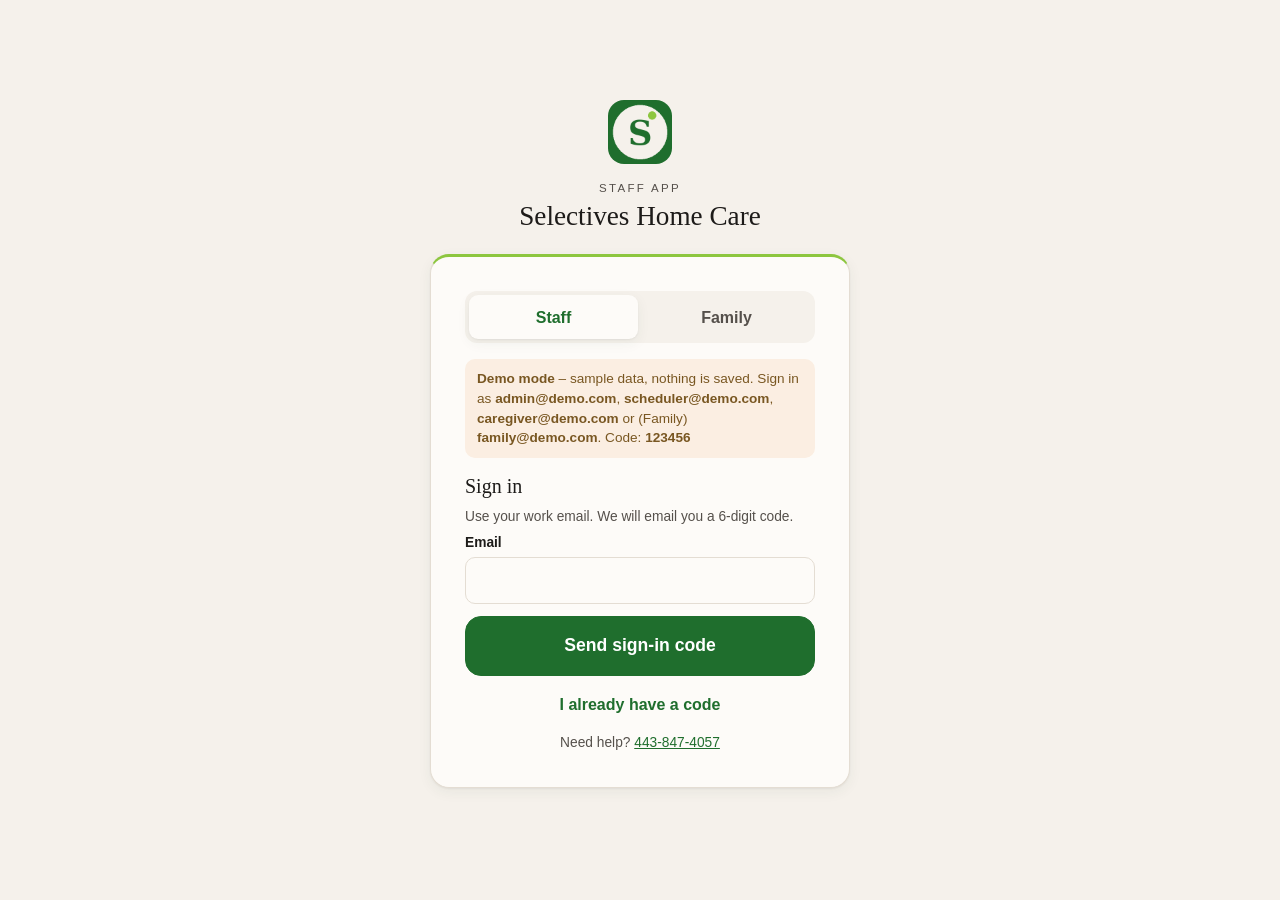
<file: index.html>
<!doctype html><meta charset="utf-8"><title>Selectives Staff</title><meta http-equiv="refresh" content="0; url=selectives-staff-app/"><script>location.replace('selectives-staff-app/'+location.search+location.hash)</script><a href="selectives-staff-app/">Open the app</a>
</file>
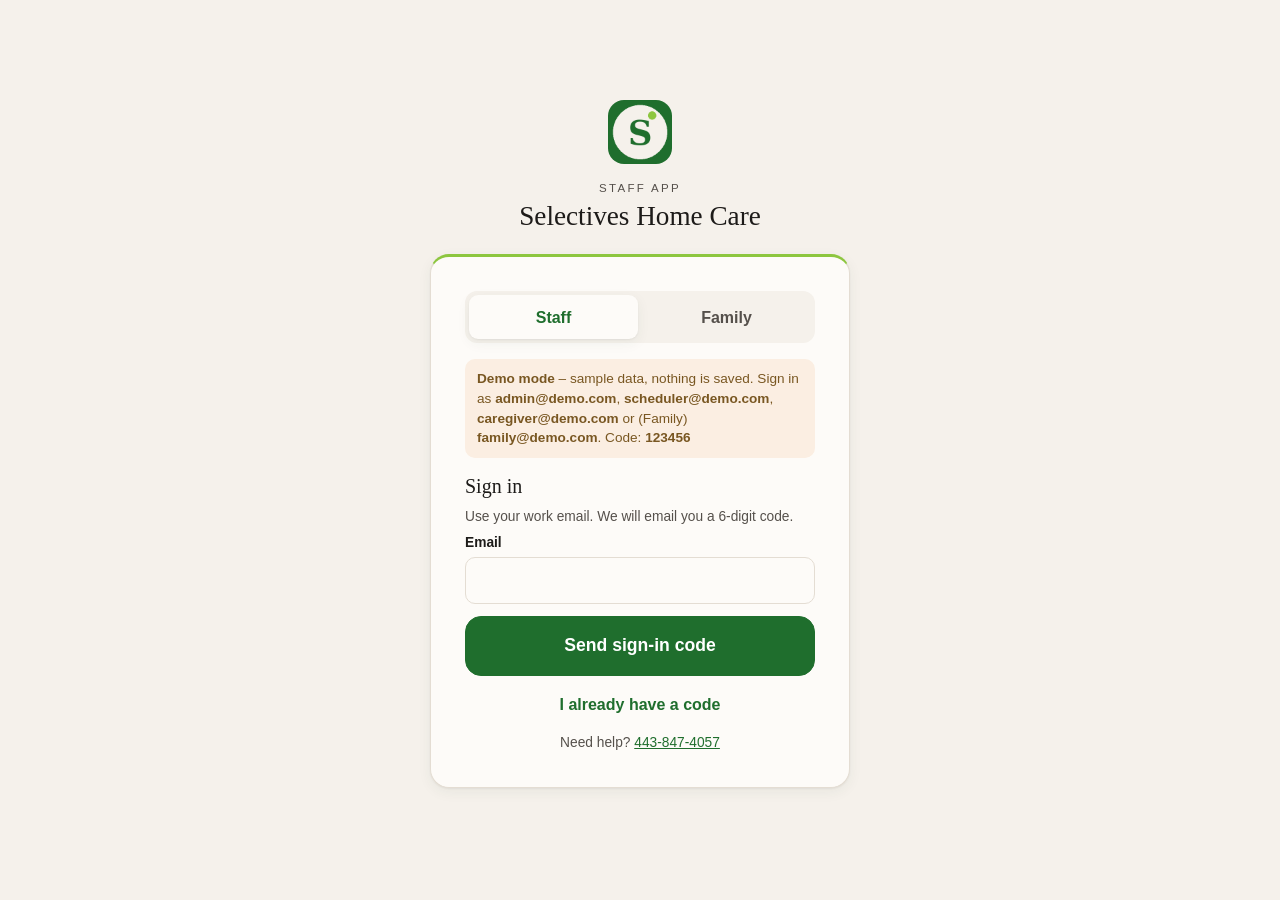
<file: selectives-staff-app/index.html>
<!doctype html>
<html lang="en">
<head>
  <meta charset="utf-8">
  <meta name="viewport" content="width=device-width, initial-scale=1, viewport-fit=cover">
  <title>Selectives Staff</title>
  <meta name="description" content="Selectives Home Care staff and family app">
  <meta name="robots" content="noindex, nofollow">
  <meta name="theme-color" content="#1f6e2d">
  <meta name="apple-mobile-web-app-capable" content="yes">
  <meta name="mobile-web-app-capable" content="yes">
  <meta name="apple-mobile-web-app-status-bar-style" content="default">
  <meta name="apple-mobile-web-app-title" content="Selectives">
  <link rel="manifest" href="manifest.json">
  <link rel="icon" href="icons/icon-192.png">
  <link rel="apple-touch-icon" href="icons/apple-touch-icon.png">
  <link rel="stylesheet" href="app.css">
</head>
<body>
  <div id="app">
    <div class="boot"><img src="icons/icon-192.png" alt="" width="72" height="72"><p>Loading…</p></div>
  </div>
  <div id="toast" role="status" aria-live="polite"></div>
  <dialog id="modal"></dialog>
  <script src="config.js"></script>
  <script src="app.js" defer></script>
</body>
</html>
</file>
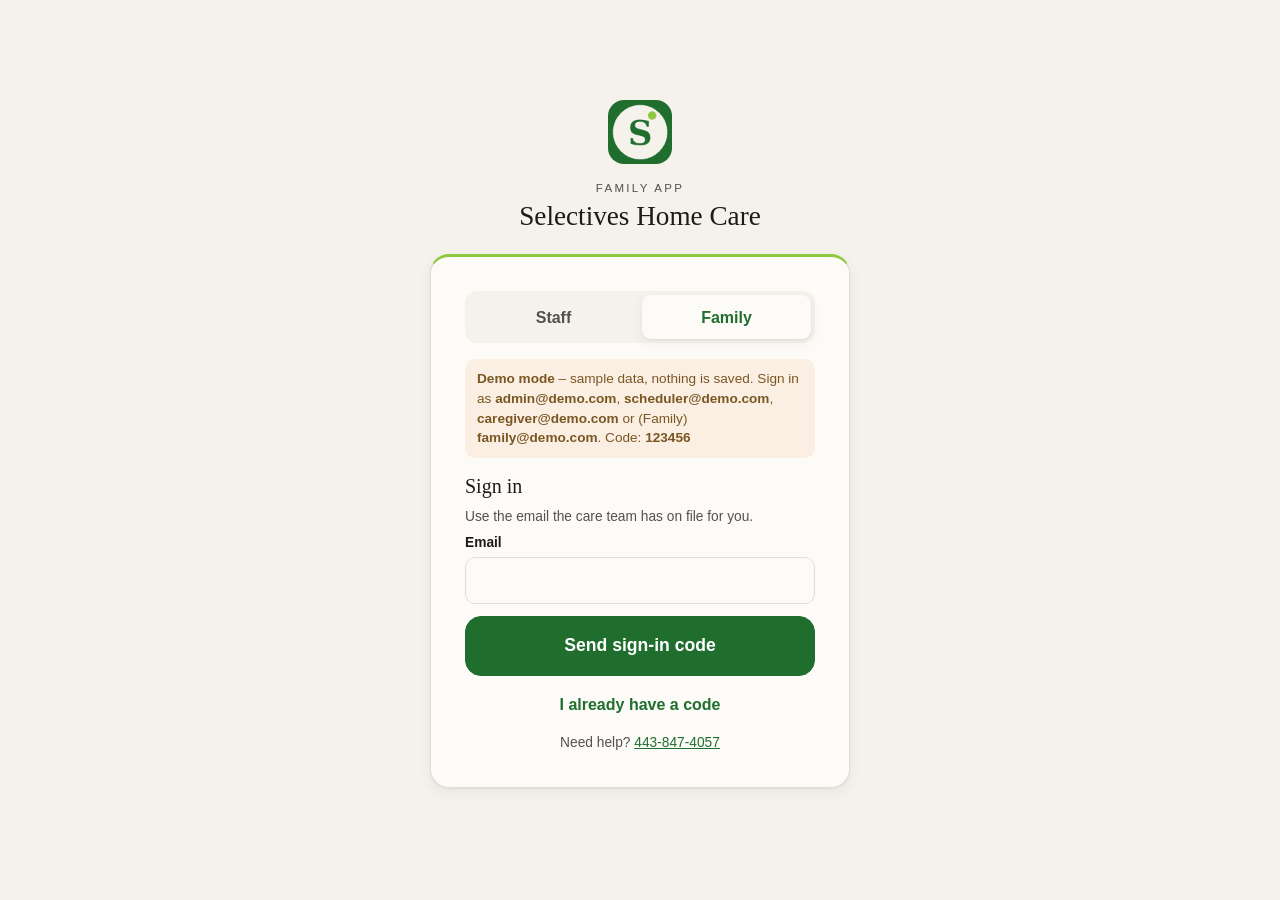
<file: selectives-staff-app/family/index.html>
<!doctype html>
<html lang="en"><head><meta charset="utf-8"><title>Family sign-in</title>
<meta name="robots" content="noindex">
<meta http-equiv="refresh" content="0; url=../?family">
</head>
<body><a href="../?family">Open the family app</a></body></html>
</file>
<file: selectives-staff-app/app.css>
:root {
  --green: #1f6e2d; --green-dark: #1f6e2d; --green-soft: #eaf4ea; --lime: #8dc63f;
  --cream: #f5f1eb; --paper: #fdfbf8; --line: #e4ddd3; --ink: #1d1b19; --muted: #55504b;
  --amber: #795722; --amber-soft: #fbeee2; --red: #b3261e; --red-soft: #fbe9e7; --blue: #2b5c8a; --blue-soft: #e6eef6;
  --radius: 19px; --shadow: 0 1px 2px rgba(0,0,0,.05), 0 4px 14px rgba(36,76,53,.06);
  --safe-b: env(safe-area-inset-bottom, 0px); --safe-t: env(safe-area-inset-top, 0px);
  font-family: -apple-system, BlinkMacSystemFont, "Segoe UI", Roboto, Arial, sans-serif;
}
* { box-sizing: border-box; }
html, body { margin: 0; background: var(--cream); color: var(--ink); -webkit-text-size-adjust: 100%; }
body { min-height: 100vh; font-size: 16px; line-height: 1.45; }
button, input, select, textarea { font: inherit; color: inherit; }
a { color: var(--green); }
svg { width: 1.2em; height: 1.2em; vertical-align: -.22em; flex: none; }
.date-tile svg { width: 26px; height: 26px; display: block; margin: 6px auto; }
h1, h2, h3 { font-family: Georgia, "Times New Roman", serif; font-weight: normal; margin: 0; }
h1 { font-size: 1.6rem; } h2 { font-size: 1.25rem; } h3 { font-size: 1.05rem; font-family: inherit; font-weight: 600; }
.boot { min-height: 100vh; display: grid; place-content: center; text-align: center; color: var(--muted); gap: 8px; }
.boot img { border-radius: 18px; margin: 0 auto; }

/* ---- shell ---- */
.topbar { position: sticky; top: 0; z-index: 20; background: var(--green-dark); color: #fff;
  padding: calc(10px + var(--safe-t)) 16px 10px; display: flex; align-items: center; gap: 10px; }
.topbar .title { flex: 1; min-width: 0; }
.topbar .title small { display: block; font-size: .72rem; letter-spacing: .14em; text-transform: uppercase; color: #eaf4ea; }
.topbar .title strong { display: block; font-family: Georgia, serif; font-weight: normal; font-size: 1.15rem; white-space: nowrap; overflow: hidden; text-overflow: ellipsis; }
.icon-btn { position: relative; background: rgba(255,255,255,.12); border: 0; color: #fff; width: 40px; height: 40px; border-radius: 12px; display: grid; place-items: center; cursor: pointer; }
.icon-btn svg { width: 22px; height: 22px; }
.dot { position: absolute; top: 4px; right: 4px; min-width: 18px; height: 18px; padding: 0 5px; border-radius: 9px; background: var(--amber); color: #fff; font-size: .7rem; line-height: 18px; font-weight: 700; }
main { max-width: 820px; margin: 0 auto; padding: 16px 14px calc(96px + var(--safe-b)); }
main.wide { max-width: 1100px; }
.tabbar { position: fixed; bottom: 0; left: 0; right: 0; z-index: 20; background: var(--paper); border-top: 1px solid var(--line);
  display: flex; justify-content: space-around; padding: 6px 4px calc(6px + var(--safe-b)); }
.tabbar a { flex: 1; max-width: 120px; display: flex; flex-direction: column; align-items: center; gap: 2px; text-decoration: none; color: var(--muted); font-size: .72rem; padding: 4px 0; border-radius: 10px; }
.tabbar a svg { width: 24px; height: 24px; }
.tabbar a.on { color: var(--green); font-weight: 600; }
.tabbar a.on svg { stroke-width: 2.3; }
@media (min-width: 900px) {
  .tabbar { top: 0; bottom: 0; right: auto; width: 92px; flex-direction: column; justify-content: flex-start; padding-top: 84px; border-top: 0; border-right: 1px solid var(--line); }
  .tabbar a { flex: 0; padding: 10px 0; }
  .topbar, main { margin-left: 92px; }
  main { padding-bottom: 40px; }
  .topbar { padding-left: 24px; }
}

/* ---- blocks ---- */
.page-head { display: flex; align-items: flex-end; justify-content: space-between; gap: 12px; margin: 4px 2px 14px; flex-wrap: wrap; }
.page-head p { margin: 4px 0 0; color: var(--muted); font-size: .92rem; }
.card { background: var(--paper); border: 1px solid var(--line); border-radius: var(--radius); box-shadow: var(--shadow); padding: 16px; margin-bottom: 12px; }
.card.hero { background: var(--green-dark); color: #fff; border: 0; }
.card.hero .muted { color: #eaf4ea; }
.card.tap { cursor: pointer; transition: transform .08s; }
.card.tap:active { transform: scale(.99); }
.card h3 + p, .card h2 + p { margin-top: 4px; }
.card p { margin: 6px 0; }
.row { display: flex; align-items: center; gap: 10px; flex-wrap: wrap; }
.row.between { justify-content: space-between; }
.stack > * + * { margin-top: 10px; }
.muted { color: var(--muted); }
.small { font-size: .86rem; }
.mono { font-family: ui-monospace, Menlo, monospace; font-size: .85rem; }
.grid { display: grid; gap: 10px; grid-template-columns: repeat(auto-fill, minmax(150px, 1fr)); }
.stat { background: var(--paper); border: 1px solid var(--line); border-radius: var(--radius); padding: 14px; text-decoration: none; color: inherit; display: block; }
.stat b { display: block; font-family: Georgia, serif; font-weight: normal; font-size: 2rem; color: var(--green-dark); line-height: 1.1; }
.stat span { font-size: .84rem; color: var(--muted); }
.stat.alert b { color: var(--amber); }
.section-title { margin: 22px 2px 10px; font-size: .78rem; letter-spacing: .14em; text-transform: uppercase; color: var(--muted); font-weight: 600; }
.empty { text-align: center; padding: 28px 16px; color: var(--muted); }
.kv { display: grid; grid-template-columns: max-content 1fr; gap: 6px 14px; font-size: .94rem; }
.kv dt { color: var(--muted); } .kv dd { margin: 0; word-break: break-word; }
.big-time { font-family: Georgia, serif; font-size: 2.2rem; line-height: 1.1; }
.menu-list a { display: flex; align-items: center; gap: 12px; padding: 14px 16px; text-decoration: none; color: var(--ink); border-bottom: 1px solid var(--line); }
.menu-list a:last-child { border-bottom: 0; }
.menu-list a svg { width: 22px; height: 22px; color: var(--green); flex: none; }
.menu-list a span { flex: 1; }
.menu-list a em { font-style: normal; background: var(--amber); color: #fff; border-radius: 10px; padding: 0 8px; font-size: .75rem; font-weight: 700; }
.menu-list.card { padding: 0; overflow: hidden; }

/* ---- badges ---- */
.badge { display: inline-block; font-size: .72rem; font-weight: 700; letter-spacing: .04em; padding: 3px 8px; border-radius: 999px; background: var(--line); color: var(--ink); white-space: nowrap; }
.b-green { background: var(--green-soft); color: var(--green); }
.b-amber { background: var(--amber-soft); color: var(--amber); }
.b-red { background: var(--red-soft); color: var(--red); }
.b-blue { background: var(--blue-soft); color: var(--blue); }

/* ---- buttons ---- */
.btn { display: inline-flex; align-items: center; justify-content: center; gap: 8px; border: 1px solid var(--line); background: var(--paper); color: var(--ink);
  padding: 10px 16px; border-radius: 12px; font-weight: 600; cursor: pointer; text-decoration: none; min-height: 44px; }
.btn.primary { background: var(--green); border-color: var(--green); color: #fff; }
.btn.accent { background: var(--amber); border-color: var(--amber); color: #fff; }
.btn.danger { color: var(--red); border-color: #efc7c3; }
.btn.ghost { background: transparent; border-color: transparent; color: var(--green); }
.btn.block { width: 100%; }
.btn.xl { min-height: 60px; font-size: 1.1rem; border-radius: 16px; }
.btn.sm { min-height: 34px; padding: 6px 12px; font-size: .86rem; border-radius: 10px; }
.btn[disabled] { opacity: .55; cursor: not-allowed; }
.btn .spin { width: 18px; height: 18px; border: 2px solid currentColor; border-right-color: transparent; border-radius: 50%; animation: spin .7s linear infinite; }
@keyframes spin { to { transform: rotate(360deg); } }
.actions { display: flex; flex-wrap: wrap; gap: 8px; margin-top: 12px; }

/* ---- forms ---- */
label.f { display: block; margin-bottom: 12px; }
label.f > span { display: block; font-size: .86rem; font-weight: 600; margin-bottom: 4px; }
label.f > small { display: block; color: var(--muted); font-size: .8rem; margin-top: 3px; }
input[type=text], input[type=email], input[type=number], input[type=date], input[type=time], input[type=datetime-local], input[type=search], select, textarea {
  width: 100%; padding: 11px 12px; border: 1px solid var(--line); border-radius: 10px; background: var(--paper); min-height: 44px; }
textarea { min-height: 90px; resize: vertical; }
input:focus, select:focus, textarea:focus { outline: 2px solid var(--green); border-color: var(--green); }
.check { display: flex; align-items: center; gap: 10px; padding: 8px 0; }
.check input { width: 22px; height: 22px; accent-color: var(--green); }
.chips { display: flex; flex-wrap: wrap; gap: 8px; }
.chips label { display: inline-flex; align-items: center; gap: 6px; border: 1px solid var(--line); background: var(--paper); border-radius: 999px; padding: 8px 12px; cursor: pointer; font-size: .9rem; }
.chips input { accent-color: var(--green); }
.filters { display: grid; gap: 8px; grid-template-columns: repeat(auto-fit, minmax(140px, 1fr)); margin-bottom: 12px; }
.filters label.f { margin: 0; }
.code-input { font-size: 1.8rem !important; letter-spacing: .5em; text-align: center; font-family: ui-monospace, Menlo, monospace; }
.seg { display: flex; background: var(--cream); border-radius: 12px; padding: 4px; gap: 4px; margin-bottom: 16px; }
.seg button { flex: 1; border: 0; background: transparent; padding: 9px; border-radius: 9px; font-weight: 600; color: var(--muted); cursor: pointer; }
.seg button.on { background: var(--paper); color: var(--green); box-shadow: var(--shadow); }

/* ---- login ---- */
.login { min-height: 100vh; display: grid; place-items: center; padding: 20px; background: var(--cream); }
.login .card { width: 100%; max-width: 420px; padding: 26px 22px; }
.login .brand { text-align: center; color: var(--ink); margin-bottom: 18px; }
.login .brand img { width: 64px; height: 64px; border-radius: 16px; }
.login .brand small { display: block; letter-spacing: .2em; text-transform: uppercase; font-size: .72rem; color: var(--muted); margin-top: 10px; }
.login .brand h1 { color: var(--ink); font-size: 1.7rem; }
.demo-note { background: var(--amber-soft); color: var(--amber); border-radius: 10px; padding: 10px 12px; font-size: .85rem; margin-bottom: 14px; }

/* ---- list rows ---- */
.list { background: var(--paper); border: 1px solid var(--line); border-radius: var(--radius); overflow: hidden; box-shadow: var(--shadow); margin-bottom: 12px; }
.list .item { padding: 13px 16px; border-bottom: 1px solid var(--line); display: flex; gap: 12px; align-items: center; }
.list .item:last-child { border-bottom: 0; }
.list .item.tap { cursor: pointer; }
.list .item.tap:hover { background: var(--cream); }
.list .item .body { flex: 1; min-width: 0; }
.list .item .body b { display: block; font-weight: 600; }
.list .item .body span { display: block; color: var(--muted); font-size: .88rem; overflow: hidden; text-overflow: ellipsis; }
.list .item.unread { background: var(--green-soft); }
.date-tile { flex: none; width: 52px; text-align: center; border-radius: 12px; background: var(--green-soft); color: var(--green-dark); padding: 6px 0; }
.date-tile small { display: block; font-size: .66rem; letter-spacing: .1em; text-transform: uppercase; }
.date-tile b { display: block; font-family: Georgia, serif; font-weight: normal; font-size: 1.35rem; line-height: 1.1; }

/* ---- table (management, wide screens) ---- */
.table-wrap { overflow-x: auto; background: var(--paper); border: 1px solid var(--line); border-radius: var(--radius); margin-bottom: 12px; }
table { border-collapse: collapse; width: 100%; font-size: .9rem; }
th, td { text-align: left; padding: 10px 12px; border-bottom: 1px solid var(--line); vertical-align: top; }
th { font-size: .74rem; letter-spacing: .08em; text-transform: uppercase; color: var(--muted); background: var(--cream); white-space: nowrap; }
tr:last-child td { border-bottom: 0; }

/* ---- modal / toast ---- */
dialog#modal { border: 0; padding: 0; border-radius: 18px; width: min(560px, calc(100vw - 20px)); max-height: calc(100vh - 40px); background: var(--paper); color: var(--ink); box-shadow: 0 20px 60px rgba(0,0,0,.25); }
dialog#modal::backdrop { background: rgba(29,27,25,.45); }
.modal-head { padding: 16px 18px 6px; display: flex; justify-content: space-between; align-items: center; gap: 10px; }
.modal-body { padding: 8px 18px 4px; overflow-y: auto; max-height: calc(100vh - 190px); }
.modal-foot { padding: 12px 18px 18px; display: flex; gap: 8px; justify-content: flex-end; flex-wrap: wrap; }
.modal-head .x { background: none; border: 0; font-size: 1.6rem; line-height: 1; cursor: pointer; color: var(--muted); }
.form-error { background: var(--red-soft); color: var(--red); padding: 10px 12px; border-radius: 10px; margin-bottom: 12px; font-size: .9rem; }
.notice { padding: 12px 14px; border-radius: 12px; margin: 10px 0; font-size: .93rem; }
.notice.ok { background: var(--green-soft); color: var(--green-dark); }
.notice.warn { background: var(--amber-soft); color: var(--amber); }
.notice.bad { background: var(--red-soft); color: var(--red); }
#toast { position: fixed; left: 50%; bottom: calc(86px + var(--safe-b)); transform: translateX(-50%) translateY(20px); opacity: 0; pointer-events: none; z-index: 60;
  background: var(--green-dark); color: #fff; padding: 11px 18px; border-radius: 12px; font-size: .92rem; transition: .25s; max-width: calc(100vw - 30px); }
#toast.show { opacity: 1; transform: translateX(-50%) translateY(0); }
#toast.err { background: var(--red); }
.loading { padding: 40px 0; text-align: center; color: var(--muted); }
.loading::before { content: ""; display: block; width: 28px; height: 28px; margin: 0 auto 10px; border: 3px solid var(--line); border-top-color: var(--green); border-radius: 50%; animation: spin .8s linear infinite; }
.install-hint { background: var(--blue-soft); color: var(--blue); border-radius: 12px; padding: 12px 14px; font-size: .9rem; margin-bottom: 12px; display: flex; gap: 10px; align-items: center; }
.install-hint .btn { margin-left: auto; }
.map-preview { width: 100%; border-radius: 12px; border: 1px solid var(--line); }
pre.json { white-space: pre-wrap; word-break: break-word; background: var(--cream); border-radius: 10px; padding: 10px; font-size: .8rem; max-height: 240px; overflow: auto; }

:root { color-scheme: light dark; }
@media (prefers-color-scheme: dark) {
  :root {
    --green: #9fdbab; --green-dark: #1f6e2d; --green-soft: #233b2a;
    --cream: #171614; --paper: #211f1c; --line: #4d483f;
    --ink: #f4f0e7; --muted: #b9c1ce;
    --amber: #f0ce92; --amber-soft: #49391f; --red: #ffb4aa; --red-soft: #4d2529;
    --blue: #b6d4ff; --blue-soft: #293c55;
    --shadow: 0 3px 12px rgba(0,0,0,.18);
  }
}
:focus-visible { outline: 3px solid var(--green); outline-offset: 3px; }
main { min-width: 0; overflow-wrap: anywhere; }
.topbar { border-bottom: 1px solid #8dc63f80; }
.topbar .title strong { font-size: 1.35rem; }
.icon-btn, .modal-head .x { min-width: 44px; min-height: 44px; }
.tabbar a { justify-content: center; min-width: 0; min-height: 48px; text-align: center; }
.tabbar a.on { background: var(--green-soft); }
.card.hero { padding: clamp(18px, 5vw, 36px); border: 1px solid #8dc63f80; }
.card.hero h2 { font-size: clamp(1.4rem, 4vw, 2.15rem); }
.btn.accent { background: #eaf4ea; border-color: #eaf4ea; color: #1f6e2d; }
.btn.primary, .dot, .menu-list a em { background: var(--green-dark); border-color: var(--green-dark); color: #fff; }
.btn.sm, .seg button { min-height: 44px; }
.stat b, .date-tile, .notice.ok { color: var(--green); }
.login { min-height: 100svh; padding: max(20px, var(--safe-t)) 16px max(20px, var(--safe-b)); }
.login .card { padding: clamp(20px, 5vw, 34px); border-top: 3px solid var(--lime); }
.grid { grid-template-columns: repeat(auto-fit, minmax(min(100%, 150px), 1fr)); }
.table-wrap { max-width: 100%; }
dialog#modal { max-height: calc(100dvh - 32px); }
.modal-body { max-height: max(100px, calc(100dvh - 190px)); }
@media (prefers-reduced-motion: reduce) {
  *, *::before, *::after { animation-duration: .01ms !important; transition-duration: .01ms !important; }
}
.dashboard-date { font-size: .85rem; }
.page-head h1 { font-size: clamp(1.75rem, 5vw, 2.6rem); }
</file>
